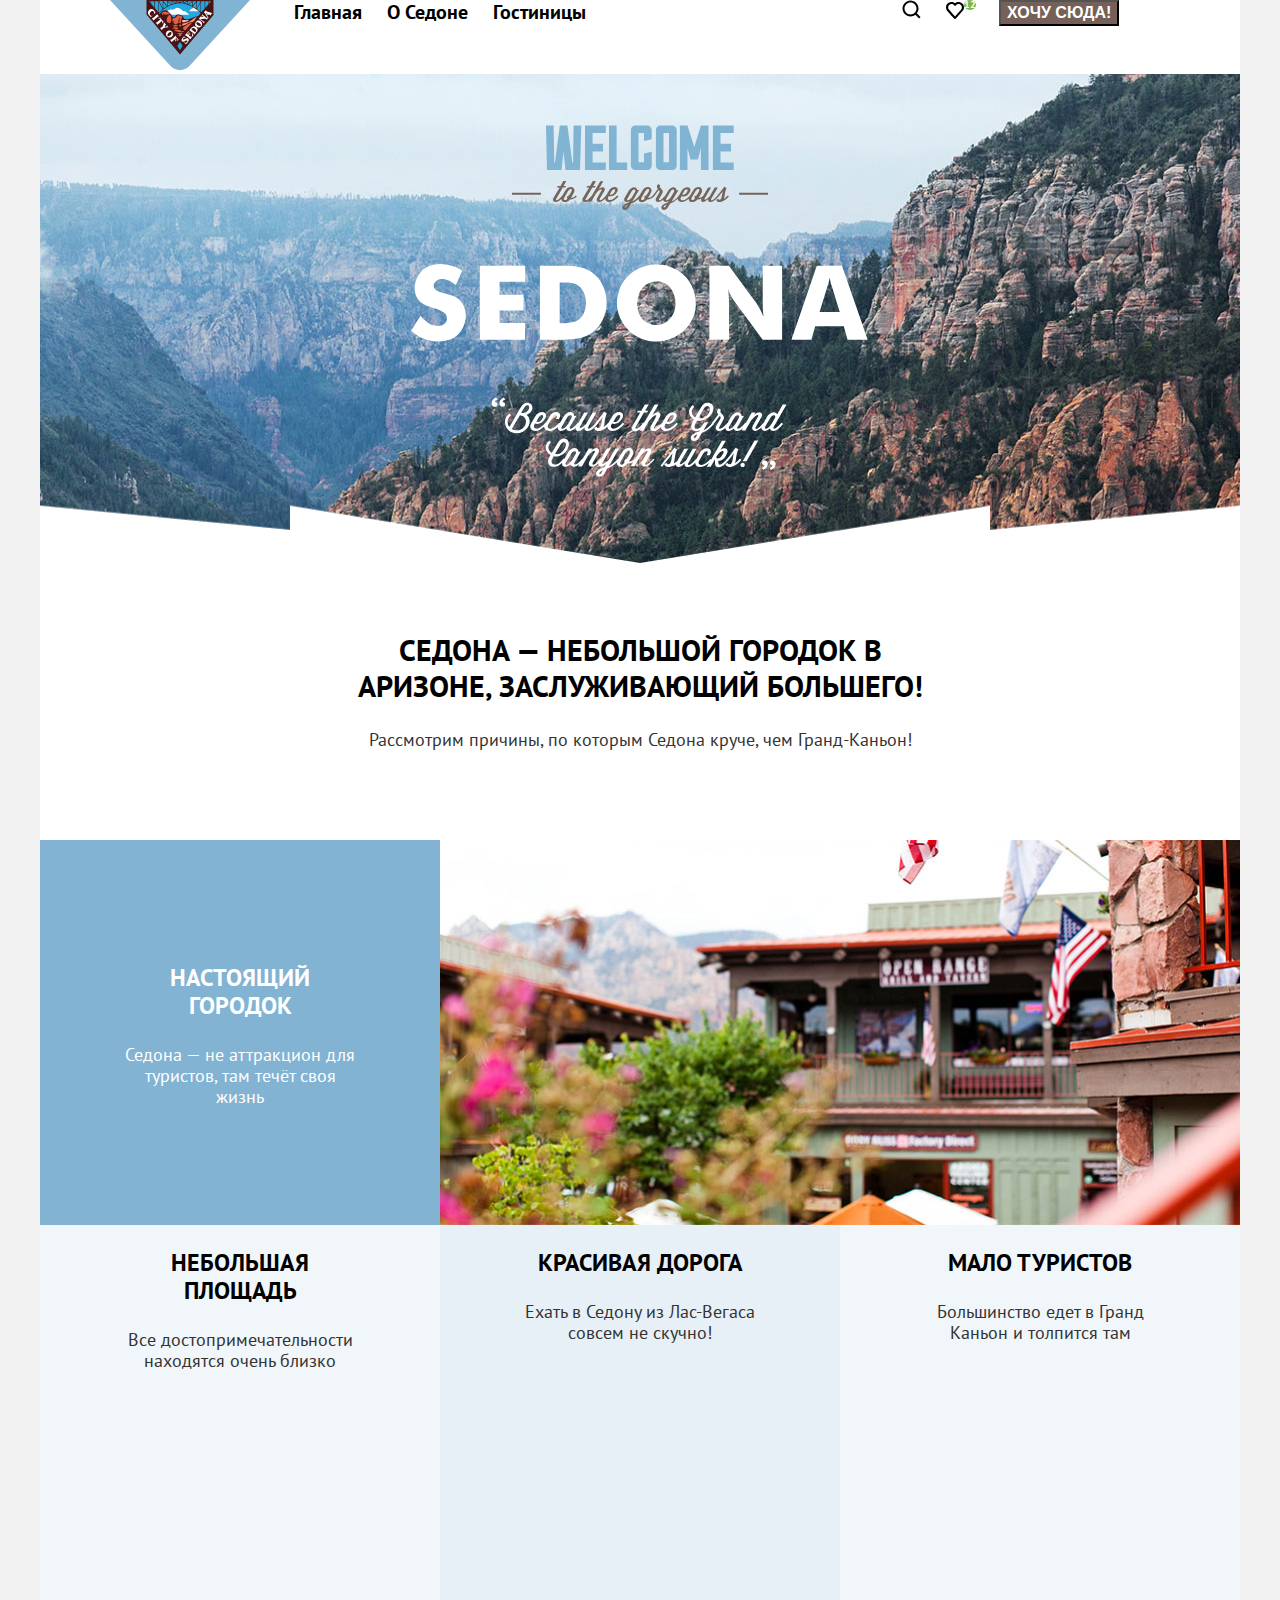
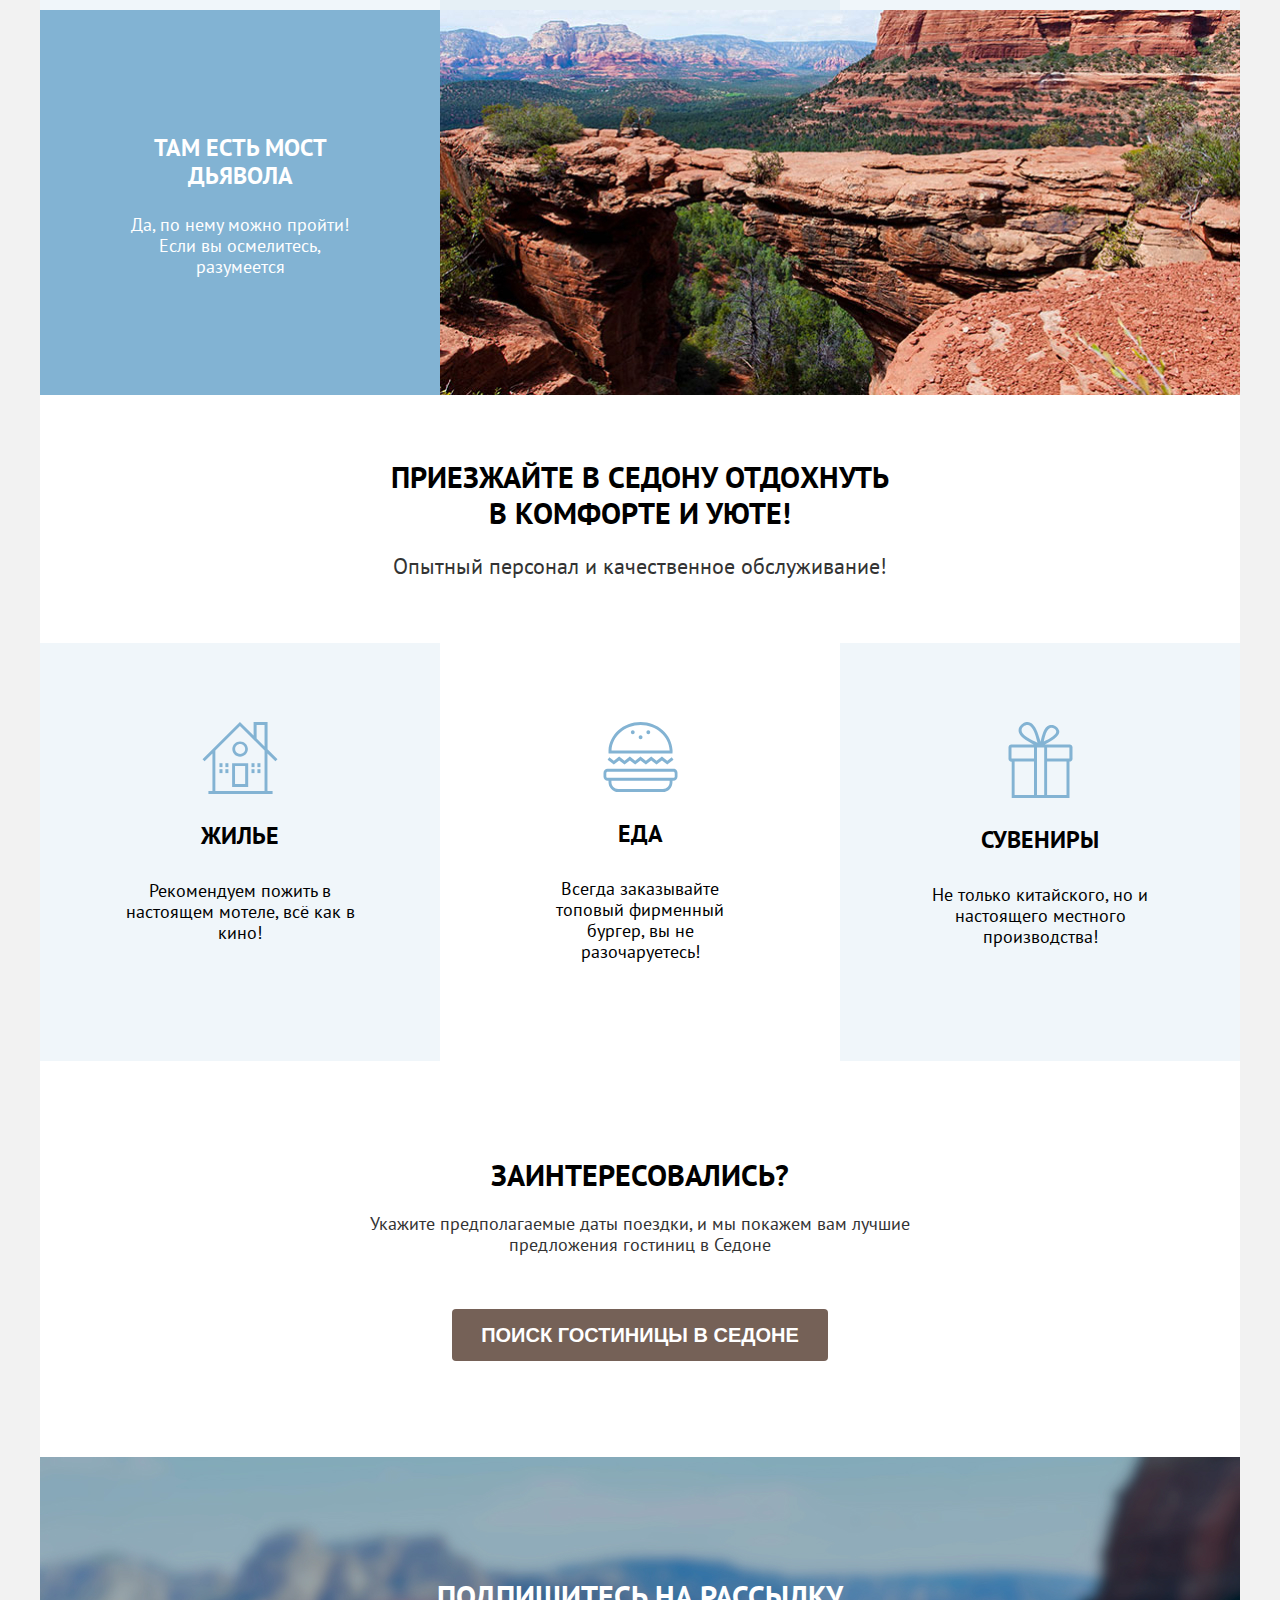
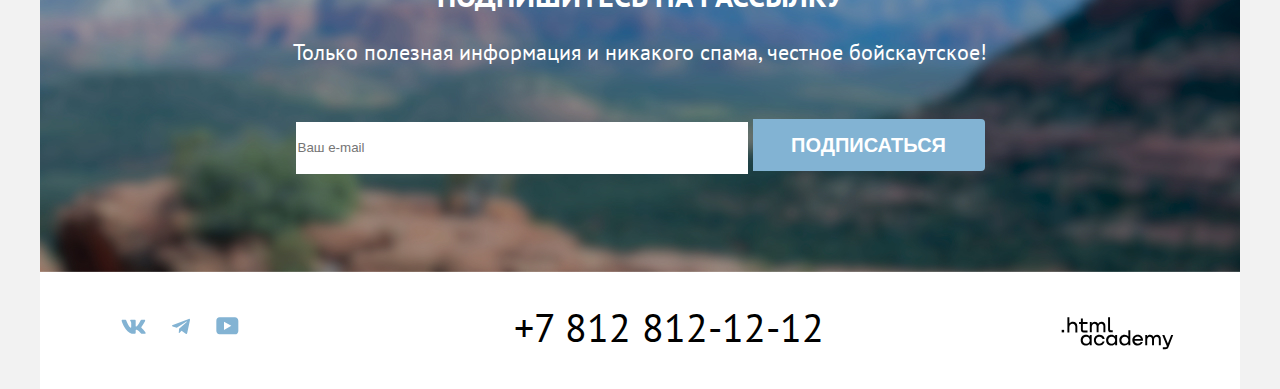
<file: index.html>
<!DOCTYPE html>
<html lang="ru">

  <head>
    <meta charset="utf-8">
    <meta name="viewport" content="width=device-width, initial-scale=1.0">
    <title>HTML Academy: Седона</title>
    <link rel="stylesheet" href="styles/styles.css">
  </head>

  <body>
    <div class="page-container">
    <header class="page-header">
      <nav class="navigation">
        <a class="logo">
          <span class="visually-hidden">Логотип города Седона</span>
          <img class="logo-image" src="images/logo.svg" width="140" height="70" alt="Логотип городка Седона.">
        </a>
        <ul class="navigation-list">
          <li class="navigation-item">
            <a class="navigation-link navigation-link-current" href="#">Главная</a>
          </li>
          <li class="navigation-item">
            <a class="navigation-link" href="#">О Седоне</a>
          </li>
          <li class="navigation-item">
            <a class="navigation-link" href="catalog.html">Гостиницы</a>
          </li>
        </ul>
        <ul class="navigation-list navigation-user">
          <li class="navigation-item">
            <a class="navigation-link" href="#">
              <svg width="19" height="19" viewBox="0 0 19 19" fill="none" xmlns="http://www.w3.org/2000/svg">
                <path
                  d="M18.5 17.0083L14.8 13.3287C15.8 12.0359 16.5 10.3453 16.5 8.4558C16.5 4.08011 12.9 0.5 8.5 0.5C4.1 0.5 0.5 4.17956 0.5 8.55525C0.5 12.9309 4.1 16.511 8.5 16.511C10.3 16.511 12 15.9144 13.4 14.8204L17.1 18.5L18.5 17.0083ZM8.5 14.5221C5.2 14.5221 2.5 11.837 2.5 8.55525C2.5 5.27348 5.2 2.5884 8.5 2.5884C11.8 2.5884 14.5 5.27348 14.5 8.55525C14.5 11.837 11.8 14.5221 8.5 14.5221Z"
                  fill="black" />
              </svg>
              <span class="visually-hidden">Поиск</span>
            </a>
          </li>
          <li class="navigation-item">
            <a class="navigation-link favorites" href="#">
              <svg width="18" height="17" viewBox="0 0 18 17" fill="none" xmlns="http://www.w3.org/2000/svg">
                <path
                  d="M8.9 17C8.6 17 8.3 16.9 8.1 16.6C2.7 10.5 1.4 9.1 1.1 8.7C0.4 7.8 0 6.6 0 5.4C0 2.4 2.4 0 5.5 0C6.8 0 8 0.5 9 1.3C10 0.5 11.3 0 12.5 0C15.5 0 18 2.4 18 5.4C18 6.7 17.5 7.9 16.7 8.8L9.7 16.7C9.5 16.9 9.3 17 8.9 17ZM2.9 7.5C3.2 7.9 6.4 11.5 9 14.4L15.2 7.4C15.7 6.9 15.9 6.2 15.9 5.4C15.9 3.6 14.4 2.1 12.6 2.1C11.6 2.1 10.6 2.6 9.9 3.4C9.6 3.7 9.3 3.8 9 3.8C8.7 3.8 8.4 3.6 8.2 3.4C7.5 2.6 6.5 2.1 5.5 2.1C3.7 2.1 2.2 3.6 2.2 5.4C2.1 6.3 2.5 7 2.9 7.5C2.8 7.5 2.8 7.5 2.9 7.5Z"
                  fill="black" />
              </svg>
              <span class="visually-hidden">Избранное</span>
              <span class="favorites-count">12</span>
            </a>
          </li>
          <li class="navigation-item">
            <button class="button button-hotel" type="button">Хочу сюда!</button>
          </li>
        </ul>
      </nav>
    </header>
    <main>
      <section class="hero">
        <h1 class="visually-hidden">Город Седона</h1>
        <img src="images/welcome.svg" width="458" height="352"
          alt="Добро пожаловать в великолепную Седону, потому что Грнад Каньон это отстой!">
      </section>
      <section class="advantages">
        <h2>Седона — небольшой городок в Аризоне, заслуживающий большего!</h2>
        <p class="reasons">Рассмотрим причины, по которым Седона круче, чем Гранд-Каньон!</p>
        <ul class="advantages-list">
          <li class="advantages-item">
            <div class="wrapper">
              <h3 class="advantages-title">Настоящий городок</h3>
              <p class="advantages-description">Седона — не аттракцион для туристов, там течёт своя жизнь</p>
            </div>
            <img src="images/photo-city.jpg" width="800" height="385" alt="Домики городка.">
          </li>
          <li class="advantages-item">
            <h3 class="advantages-title">Небольшая площадь</h3>
            <p class="advantages-description">Все достопримечательности находятся очень близко</p>
          </li>
          <li class="advantages-item">
            <h3 class="advantages-title">Красивая дорога</h3>
            <p class="advantages-description">Ехать в Седону из Лас-Вегаса совсем не скучно!</p>
          </li>
          <li class="advantages-item">
            <h3 class="advantages-title">Мало туристов</h3>
            <p class="advantages-description">Большинство едет в Гранд Каньон и толпится там</p>
          </li>
          <li class="advantages-item advantages-inverted">
            <img src="images/photo-bridge.jpg" width="800" height="385" alt="Мост дьявола">
            <div class="wrapper">
              <h3 class="advantages-title">Там есть мост дьявола</h3>
              <p class="advantages-description">Да, по нему можно пройти! Если вы осмелитесь, разумеется</p>
            </div>
          </li>
        </ul>
      </section>
      <section class="terms">
        <h2>Приезжайте в Седону отдохнуть в комфорте и уюте!</h2>
        <p class="terms-descr">Опытный персонал и качественное обслуживание!</p>
        <ul class="terms-list">
          <li class="terms-item">
            <span class="visually-hidden">иконка жилье</span>
            <svg width="76" height="72" viewBox="0 0 76 72" fill="none" xmlns="http://www.w3.org/2000/svg">
              <path d="M30.1185 65H46.1827V41.2H30.1185V65ZM33.0301 44.1H43.1707V62.1H33.0301V44.1Z" fill="#83B3D3" />
              <path
                d="M73.3916 39.3L75.5 37.2L65.5602 27.3V0H51.6044V13.6L37.9498 0L0.5 37.2L2.60843 39.3L10.4398 31.5V69.1H6.42369V72H70.5803V69.1H65.4598V31.5L73.3916 39.3ZM62.5482 69.1H13.3514V28.5L37.9498 4.1L62.5482 28.5V69.1ZM62.5482 24.4L54.6165 16.5V2.9H62.5482V24.4Z"
                fill="#83B3D3" />
              <path
                d="M30.3193 27.1C30.3193 31.4 33.8333 34.8 38.0502 34.8C42.3675 34.8 45.8815 31.3 45.8815 27.1C45.8815 22.8 42.3675 19.4 38.0502 19.4C33.8333 19.4 30.3193 22.8 30.3193 27.1ZM38.1506 22.1C40.8614 22.1 43.1707 24.3 43.1707 27C43.1707 29.7 40.9618 31.9 38.1506 31.9C35.4398 31.9 33.1305 29.7 33.1305 27C33.1305 24.3 35.3394 22.1 38.1506 22.1Z"
                fill="#83B3D3" />
              <path d="M20.4799 41.2H17.4679V45.1H20.4799V41.2Z" fill="#83B3D3" />
              <path d="M26.4036 41.2H23.3916V45.1H26.4036V41.2Z" fill="#83B3D3" />
              <path d="M20.4799 47.2H17.4679V51.1H20.4799V47.2Z" fill="#83B3D3" />
              <path d="M26.4036 47.2H23.3916V51.1H26.4036V47.2Z" fill="#83B3D3" />
              <path d="M52.508 41.2H49.496V45.1H52.508V41.2Z" fill="#83B3D3" />
              <path d="M58.4317 41.2H55.4197V45.1H58.4317V41.2Z" fill="#83B3D3" />
              <path d="M52.508 47.2H49.496V51.1H52.508V47.2Z" fill="#83B3D3" />
              <path d="M58.4317 47.2H55.4197V51.1H58.4317V47.2Z" fill="#83B3D3" />
            </svg>
            <h3 class="terms-title">Жилье</h3>
            <p>Рекомендуем пожить в настоящем мотеле, всё как в кино!</p>
          </li>
          <li class="terms-item">
            <svg width="75" height="70" viewBox="0 0 75 70" fill="none" xmlns="http://www.w3.org/2000/svg">
              <path
                d="M70.5757 46.7H4.6103C2.30452 46.7 0.5 48.6 0.5 51V54.5C0.5 56.9 2.40477 58.8 4.6103 58.8H5.51257V59.9C5.51257 65.4 9.82337 70 15.1367 70H59.8488C65.1621 70 69.4729 65.5 69.4729 59.9V58.8H70.3752C72.681 58.8 74.4855 56.9 74.4855 54.5V51C74.686 48.7 72.7812 46.7 70.5757 46.7ZM66.6659 59.9C66.6659 63.8 63.6583 66.9 59.949 66.9H15.1367C11.4274 66.9 8.41985 63.7 8.41985 59.9V58.8H66.6659V59.9ZM71.7787 54.5C71.7787 55.2 71.1772 55.8 70.5757 55.8H4.51005C3.80829 55.8 3.30704 55.2 3.30704 54.5V51C3.30704 50.3 3.90855 49.7 4.51005 49.7H70.4754C71.1772 49.7 71.6784 50.3 71.6784 51C71.7787 51 71.7787 54.5 71.7787 54.5Z"
                fill="#83B3D3" />
              <path
                d="M16.1392 38.4L21.5528 42.5L26.8661 38.4L32.1794 42.5L37.4927 38.4L42.9063 42.5L48.2196 38.4L53.5329 42.5L58.9465 38.4L64.2598 42.5L70.4754 37.8L68.7711 35.3L64.2598 38.7L58.9465 34.6L53.5329 38.7L48.2196 34.6L42.9063 38.7L37.4927 34.6L32.1794 38.7L26.8661 34.6L21.5528 38.7L16.1392 34.6L10.8259 38.7L6.31458 35.3L4.6103 37.8L10.8259 42.5L16.1392 38.4Z"
                fill="#83B3D3" />
              <path
                d="M8.52011 31.5H69.4729C69.4729 30.9 69.5732 30.3 69.5732 29.6C69.5732 29.2 69.5732 28.8 69.5732 28.4C68.8714 12.7 54.8362 0 37.593 0C20.2495 0 6.21432 12.7 5.51257 28.5C5.51257 28.9 5.51257 29.3 5.51257 29.7C5.51257 30.3 5.50815 30.9 5.6084 31.5H8.52011ZM37.593 3C53.2322 3 66.0644 14.3 66.6659 28.5H8.52011C9.12161 14.4 21.9538 3 37.593 3Z"
                fill="#83B3D3" />
              <path
                d="M37.593 17.3C38.645 17.3 39.4978 16.4046 39.4978 15.3C39.4978 14.1954 38.645 13.3 37.593 13.3C36.541 13.3 35.6882 14.1954 35.6882 15.3C35.6882 16.4046 36.541 17.3 37.593 17.3Z"
                fill="#83B3D3" />
              <path
                d="M29.7734 12.2C30.8254 12.2 31.6782 11.3046 31.6782 10.2C31.6782 9.09543 30.8254 8.2 29.7734 8.2C28.7214 8.2 27.8686 9.09543 27.8686 10.2C27.8686 11.3046 28.7214 12.2 29.7734 12.2Z"
                fill="#83B3D3" />
              <path
                d="M45.3123 12.2C46.3643 12.2 47.2171 11.3046 47.2171 10.2C47.2171 9.09543 46.3643 8.2 45.3123 8.2C44.2604 8.2 43.4076 9.09543 43.4076 10.2C43.4076 11.3046 44.2604 12.2 45.3123 12.2Z"
                fill="#83B3D3" />
            </svg>
            <span class="visually-hidden">иконка еда</span>
            <h3 class="terms-title">Еда</h3>
            <p>Всегда заказывайте топовый фирменный бургер, вы не разочаруетесь!</p>
          </li>
          <li class="terms-item">
            <svg width="65" height="76" viewBox="0 0 65 76" fill="none" xmlns="http://www.w3.org/2000/svg">
              <path
                d="M61.6 22.4625H61.5H36.8C50.6 15.5576 51.7 11.1546 51.2 8.75288C50 4.75007 45.5 1.74797 41.2 3.34909C35.6 5.45056 34.1 13.7564 32.6 19.7606C30.6 13.6563 28.8 5.95091 24.4 2.04818C23.1 0.947407 21.3 -0.253434 18.6 0.0467764C14.6 0.447057 8.8 5.45056 11.1 11.0545C13.4 16.4583 20.8 19.8607 25.7 22.5626H3.7H3.4C1.8 22.5626 0.5 23.8635 0.5 25.4646V36.7725C0.5 38.3736 1.8 39.6745 3.4 39.6745H3.7V72.9979V75.3996V76H61.5V75.4996V72.9979V39.5745H61.6C63.2 39.5745 64.5 38.2736 64.5 36.6724V25.3645C64.5 23.7634 63.2 22.4625 61.6 22.4625ZM42.9 5.85084C45 5.55063 47.9 7.15176 48.2 9.05309C48.6 11.8551 44.8 14.3568 43.1 15.4576C40.6 17.1588 38.2 18.0594 35.8 19.5604C36.7 15.8579 38.3 6.55133 42.9 5.85084ZM20 15.8579C17.8 14.3568 13.5 11.4548 13.6 8.05239C13.7 4.44986 19.3 1.44776 22.4 4.14965C26.3 7.55203 28.1 15.2574 29.5 20.7613C26.3 19.2602 23.2 17.9593 20 15.8579ZM26 72.9979H6.6V39.5745H26V72.9979ZM26 36.4723H3.5V25.4646H26V36.4723ZM36.2 36.4723V39.4744V72.9979H29V39.5745V36.5724V25.5647H36.2V36.4723ZM58.5 72.9979H39.1V39.5745H58.5V72.9979ZM61.4 36.4723H39.1V25.4646H61.4V36.4723Z"
                fill="#83B3D3" />
            </svg>
            <span class="visually-hidden">иконка сувениры</span>
            <h3 class="terms-title">Сувениры</h3>
            <p>Не только китайского, но и настоящего местного производства!</p>
          </li>
        </ul>
      </section>
      <section class="search">
        <h2>Заинтересовались?</h2>
        <p>Укажите предполагаемые даты поездки, и мы покажем вам лучшие предложения гостиниц в Седоне</p>
        <button class="button button-search-hotel" type="button">Поиск гостиницы в Седоне</button>
      </section>
      <section class="subscribe subscribe-main">
        <h2 class="subscribe-title">Подпишитесь на рассылку</h2>
        <p class="subscribe-descr">Только полезная информация и никакого спама, честное бойскаутское!</p>
        <form class="subscribe-form" action="https://echo.htmlacademy.ru/" method="post">
          <label for="subscribe-email">
            <input class="field" placeholder="Ваш e-mail" type="email" name="subscribe-email" id="subscribe-email"
              required>
          </label>
          <button class="button subscribe-button" type="submit">Подписаться</button>
        </form>
      </section>
    </main>
    <footer class="page-footer">
      <h2 class="visually-hidden">Контакты</h2>
      <ul class="footer-social-list">
        <li class="footer-social-item">
          <a class="button" href="#">
            <svg width="25" height="15" viewBox="0 0 25 15" fill="none" xmlns="http://www.w3.org/2000/svg">
              <path fill-rule="evenodd" clip-rule="evenodd"
                d="M24.1164 1.80445C24.2824 1.25845 24.1164 0.856445 23.3214 0.856445H20.6964C20.0284 0.856445 19.7204 1.20345 19.5534 1.58645C19.5534 1.58645 18.2184 4.78245 16.3274 6.85845C15.7154 7.46045 15.4374 7.65145 15.1034 7.65145C14.9364 7.65145 14.6854 7.46045 14.6854 6.91345V1.80445C14.6854 1.14845 14.5014 0.856445 13.9454 0.856445H9.81738C9.40038 0.856445 9.14938 1.16045 9.14938 1.44945C9.14938 2.07045 10.0954 2.21445 10.1924 3.96245V7.76045C10.1924 8.59345 10.0394 8.74444 9.70538 8.74444C8.81538 8.74444 6.65038 5.53345 5.36538 1.85945C5.11638 1.14445 4.86438 0.856445 4.19338 0.856445H1.56638C0.816382 0.856445 0.666382 1.20345 0.666382 1.58645C0.666382 2.26845 1.55638 5.65645 4.81138 10.1374C6.98138 13.1974 10.0364 14.8564 12.8194 14.8564C14.4884 14.8564 14.6944 14.4884 14.6944 13.8534V11.5404C14.6944 10.8034 14.8524 10.6564 15.3814 10.6564C15.7714 10.6564 16.4384 10.8484 17.9964 12.3234C19.7764 14.0724 20.0694 14.8564 21.0714 14.8564H23.6964C24.4464 14.8564 24.8224 14.4884 24.6064 13.7604C24.3684 13.0364 23.5184 11.9854 22.3914 10.7384C21.7794 10.0284 20.8614 9.26345 20.5824 8.88045C20.1934 8.38945 20.3044 8.17044 20.5824 7.73345C20.5824 7.73345 23.7824 3.30745 24.1154 1.80445H24.1164Z"
                fill="#83B3D3" />
            </svg>
          </a>
        </li>
        <li class="footer-social-item">
          <a class="button" href="#">
            <svg width="18" height="16" viewBox="0 0 18 16" fill="none" xmlns="http://www.w3.org/2000/svg">
              <path
                d="M16.785 0.955705L0.840489 7.1042C-0.247661 7.54126 -0.241365 8.14828 0.640845 8.41897L4.73445 9.69597L14.2058 3.72014C14.6537 3.44766 15.0629 3.59424 14.7265 3.89281L7.05283 10.8183H7.05103L7.05283 10.8192L6.77045 15.0387C7.18413 15.0387 7.36669 14.8489 7.59871 14.625L9.58705 12.6915L13.7229 15.7464C14.4855 16.1664 15.0332 15.9506 15.2229 15.0405L17.9379 2.2453C18.2158 1.13107 17.5126 0.626562 16.785 0.955705Z"
                fill="#83B3D3" />
            </svg>
          </a>
        </li>
        <li class="footer-social-item">
          <a class="button" href="#">
            <svg width="23" height="18" viewBox="0 0 23 18" fill="none" xmlns="http://www.w3.org/2000/svg">
              <path
                d="M18.9402 0.356445H3.50738C1.64668 0.356445 0.333252 1.9502 0.333252 3.75645V13.8502C0.333252 15.7627 1.64668 17.3564 3.50738 17.3564H19.1591C20.8009 17.3564 22.3333 15.7627 22.3333 13.9564V3.75645C22.1143 1.9502 20.8009 0.356445 18.9402 0.356445ZM7.99494 12.8939V4.81894L15.3283 8.85645L7.99494 12.8939Z"
                fill="#83B3D3" />
            </svg>
          </a>
        </li>
      </ul>
      <a class="footer-contacts-phone" href="tel:+78128121212">+7 812 812-12-12</a>
      <a class="htmlacademy-link" href="https://htmlacademy.ru/">
        <img src="images/htmlacademy.svg" width="115" height="33" alt="Логотип HTML Academy">
      </a>
    </footer>
    </div>
  </body>

</html>
</file>
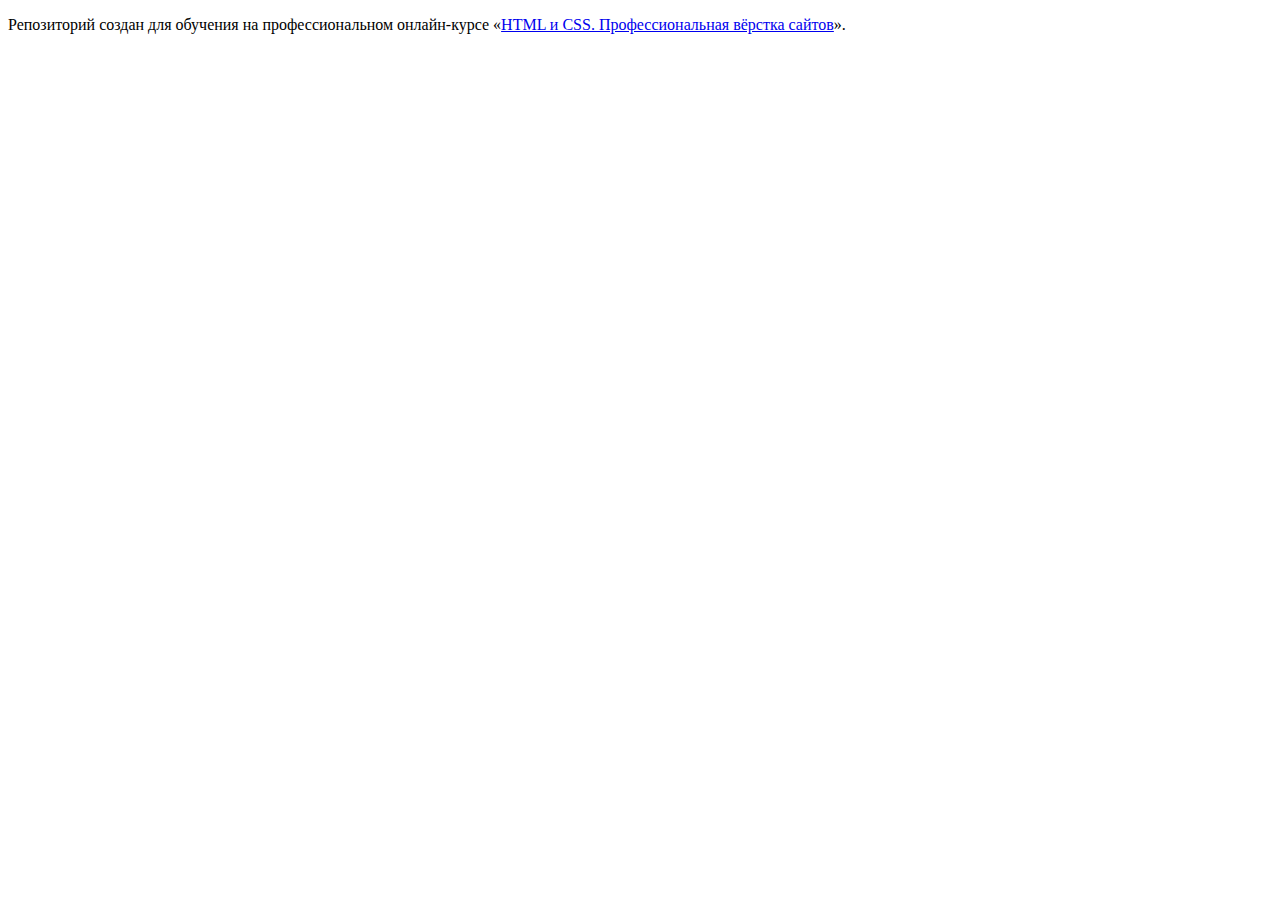
<file: 1/index.html>
<!DOCTYPE html>
<html lang="ru">
  <head>
    <meta charset="utf-8">
    <title>HTML Academy: Седона</title>
    <base href="https://htmlacademy-htmlcss.github.io/2328801-sedona-37/1/">
</head>
  <body>

    <p>Репозиторий создан для обучения на профессиональном онлайн‑курсе «<a href="https://htmlacademy.ru/intensive/htmlcss">HTML и CSS. Профессиональная вёрстка сайтов</a>».</p>

  </body>
</html>
</file>
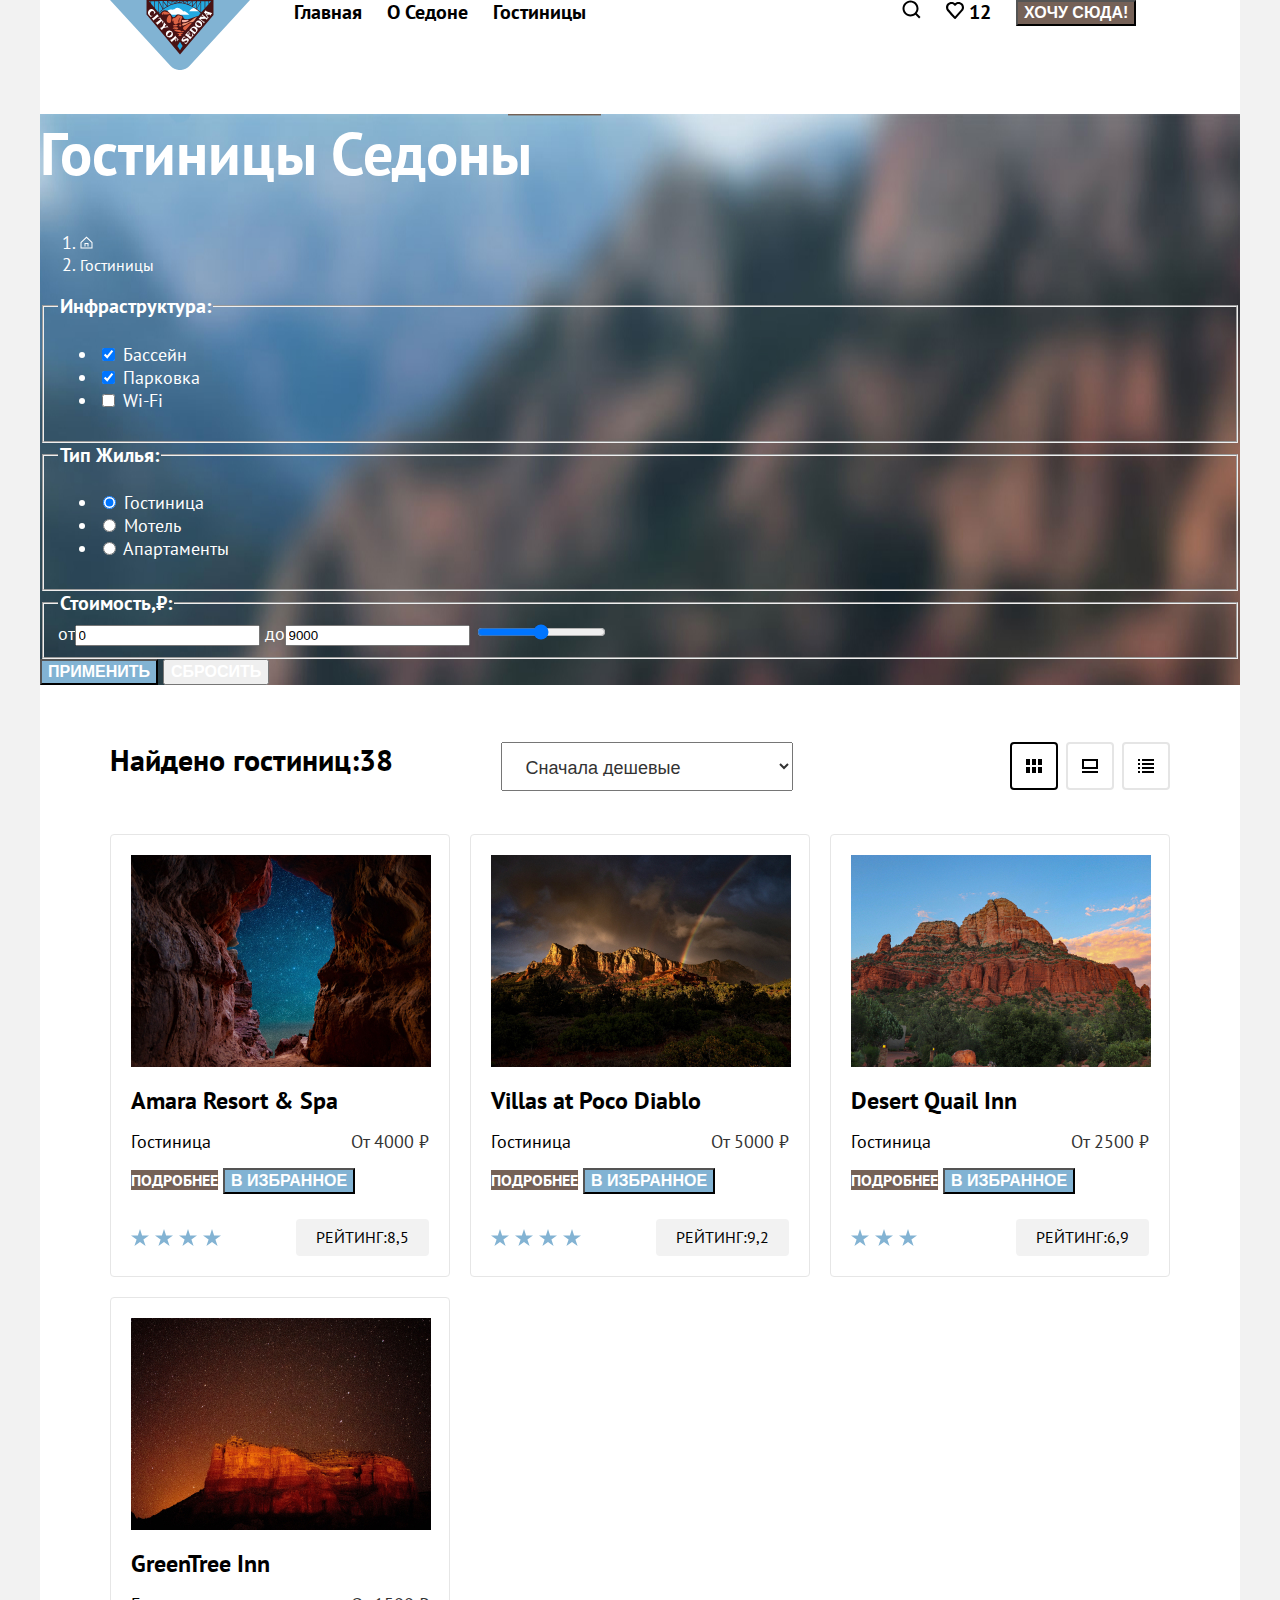
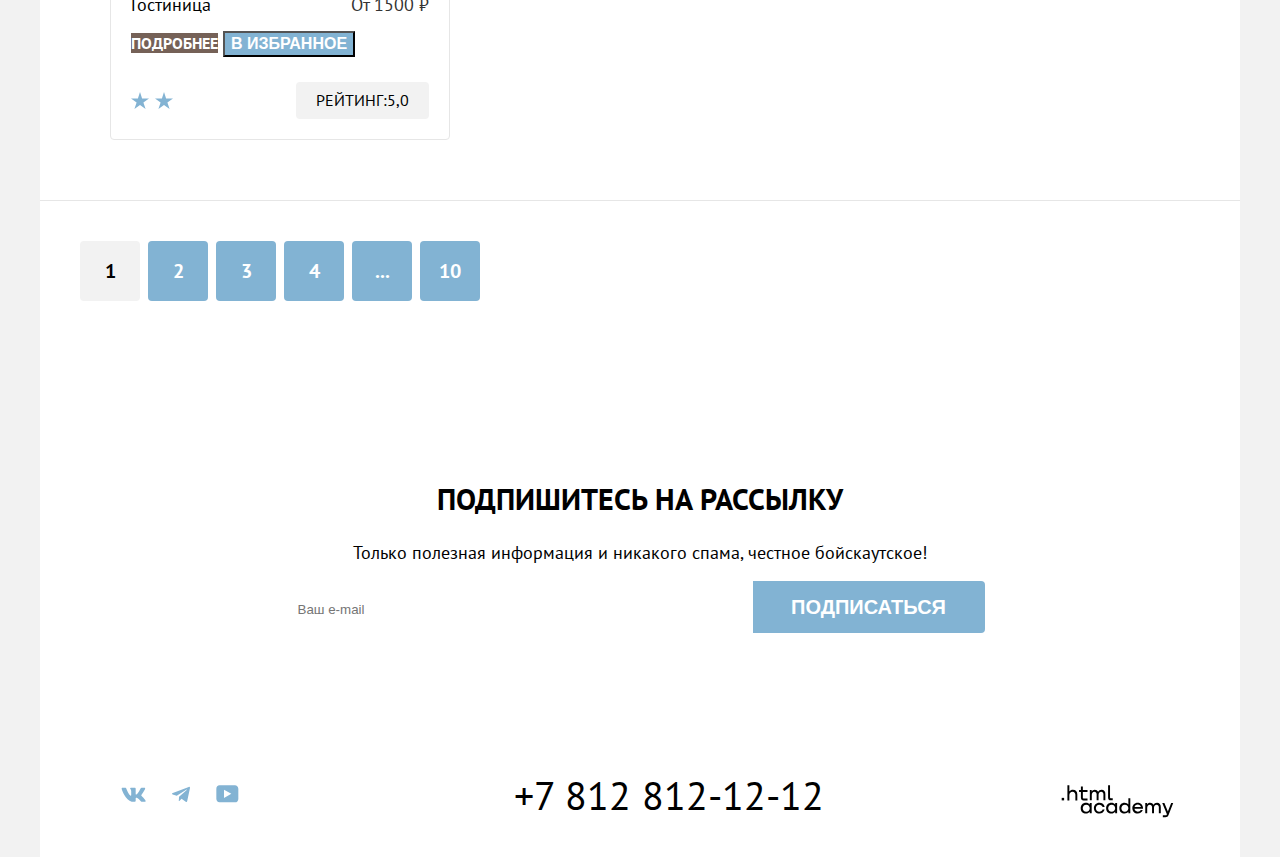
<file: catalog.html>
<!DOCTYPE html>
<html lang="ru">

  <head>
    <meta charset="utf-8">
    <title>Каталог</title>
    <link rel="stylesheet" href="styles/styles.css">
  </head>

  <body>
    <div class="page-container">
    <header class="page-header">
      <nav class="navigation">
        <a class="logo" href="index.html">
          <span class="visually-hidden">Логотип городка Седона</span>
          <img class="logo-image" src="images/logo.svg" width="140" height="70" alt="Логотип городка Седона.">
        </a>
        <ul class="navigation-list">
          <li class="navigation-item">
            <a class="navigation-link" href="index.html">Главная</a>
          </li>
          <li class="navigation-item">
            <a class="navigation-link" href="#">О Седоне</a>
          </li>
          <li class="navigation-item">
            <a class="navigation-link navigation-link-current" href="catalog.html">Гостиницы</a>
          </li>
        </ul>
        <ul class="navigation-list navigation-user">
          <li class="navigation-item">
            <a class="navigation-link" href="#">
              <svg width="19" height="19" viewBox="0 0 19 19" fill="none" xmlns="http://www.w3.org/2000/svg">
                <path
                  d="M18.5 17.0083L14.8 13.3287C15.8 12.0359 16.5 10.3453 16.5 8.4558C16.5 4.08011 12.9 0.5 8.5 0.5C4.1 0.5 0.5 4.17956 0.5 8.55525C0.5 12.9309 4.1 16.511 8.5 16.511C10.3 16.511 12 15.9144 13.4 14.8204L17.1 18.5L18.5 17.0083ZM8.5 14.5221C5.2 14.5221 2.5 11.837 2.5 8.55525C2.5 5.27348 5.2 2.5884 8.5 2.5884C11.8 2.5884 14.5 5.27348 14.5 8.55525C14.5 11.837 11.8 14.5221 8.5 14.5221Z"
                  fill="black" />
              </svg>
              <span class="visually-hidden">Поиск</span>
            </a>
          </li>
          <li class="navigation-item">
            <a class="navigation-link" href="#">
              <svg width="18" height="17" viewBox="0 0 18 17" fill="none" xmlns="http://www.w3.org/2000/svg">
                <path
                  d="M8.9 17C8.6 17 8.3 16.9 8.1 16.6C2.7 10.5 1.4 9.1 1.1 8.7C0.4 7.8 0 6.6 0 5.4C0 2.4 2.4 0 5.5 0C6.8 0 8 0.5 9 1.3C10 0.5 11.3 0 12.5 0C15.5 0 18 2.4 18 5.4C18 6.7 17.5 7.9 16.7 8.8L9.7 16.7C9.5 16.9 9.3 17 8.9 17ZM2.9 7.5C3.2 7.9 6.4 11.5 9 14.4L15.2 7.4C15.7 6.9 15.9 6.2 15.9 5.4C15.9 3.6 14.4 2.1 12.6 2.1C11.6 2.1 10.6 2.6 9.9 3.4C9.6 3.7 9.3 3.8 9 3.8C8.7 3.8 8.4 3.6 8.2 3.4C7.5 2.6 6.5 2.1 5.5 2.1C3.7 2.1 2.2 3.6 2.2 5.4C2.1 6.3 2.5 7 2.9 7.5C2.8 7.5 2.8 7.5 2.9 7.5Z"
                  fill="black" />
              </svg>
              <span class="visually-hidden">Избранное</span>
              <span class="favorite-count">12</span>
            </a>
          </li>
          <li class="navigation-item">
            <button class="button button-hotel" type="button">Хочу сюда!</button>
          </li>
        </ul>
      </nav>
    </header>
    <main>
      <section class="catalog-hotels">
        <h1 class="catalog-hotels-title">Гостиницы Седоны</h1>
        <ol class="breadcrumbs">
          <li class="breadcrumbs-item">
            <a class="breadcrumbs-link" href="index.html">
              <svg width="13" height="13" viewBox="0 0 13 13" fill="none" xmlns="http://www.w3.org/2000/svg">
                <path
                  d="M6.5 0.5L0.5 6.30006V12.5001H12.5V6.30006L6.5 0.5ZM11.5 11.5001H1.5V6.70005L6.5 1.9L11.5 6.70005V11.5001Z"
                  fill="white" />
                <path d="M4.5 10.5001H5.5V8.00005H7.5V10.5001H8.5V7.00005H4.5V10.5001Z" fill="white" />
              </svg>
              <span class="visually-hidden">
                Главная
              </span>
            </a>
          </li>
          <li class="breadcrumbs-item">
            <a class="breadcrumbs-link">Гостиницы</a>
          </li>
        </ol>
        <form class="catalog-filter" action="https://echo.htmlacademy.ru/" method="post">
          <fieldset class="catalog-filter-group">
            <legend class="catalog-filter-title">Инфраструктура:</legend>
            <ul class="catalog-filter-list">
              <li class="catalog-filter-item">
                <label class="control" for="pool">
                  <input class="control-input" type="checkbox" name="pool" checked>
                  Бассейн
                </label>
              </li>
              <li class="catalog-filter-item">
                <label class="control" for="parking">
                  <input class="control-input" type="checkbox" name="parking" checked>
                  Парковка
                </label>
              </li>
              <li class="catalog-filter-item">
                <label class="control" for="wi-fi">
                  <input class="control-input" type="checkbox" name="wi-fi">
                  Wi-Fi
                </label>
              </li>
            </ul>
          </fieldset>
          <fieldset class="catalog-filter-group">
            <legend class="catalog-filter-title">Тип Жилья:</legend>
            <ul class="catalog-filter-list">
              <li class="catalog-filter-item">
                <label class="control">
                  <input class="control-input" type="radio" name="type-accommodation" value="hotel" checked>
                  Гостиница
                </label>
              </li>
              <li class="catalog-filter-item">
                <label class="control">
                  <input class="control-input" type="radio" name="type-accommodation" value="motel">
                  Мотель
                </label>
              </li>
              <li class="catalog-filter-item">
                <label class="control">
                  <input class="control-input" type="radio" name="type-accommodation" value="apartments">
                  Апартаменты
                </label>
              </li>
            </ul>
          </fieldset>
          <fieldset>
            <legend class="catalog-filter-title">Стоимость,<span>₽:</span></legend>
            <label>от<input type="text" value="0"></label>
            <label>до<input type="text" value="9000"></label>
            <input type="range" id="volume" name="volume">
          </fieldset>
          <button class="button-submit" type="submit">Применить</button>
          <button class="button-reset" type="reset">Сбросить</button>
        </form>
      </section>
      <section class="hotels">
        <h2 class="visually-hidden">Гоcтиницы Седоны</h2>
        <div class="hotels-top">
        <p class="result">Найдено гостиниц:38</p>
        <select class="select-control" aria-label="Сортировка">
          <option value="popular">Сначала дешевые</option>
          <option value="popular">Сначала дорогие</option>
        </select>
        <ul class="display-mode">
          <li class="display-mode-item">
            <a href="#" class="view-button button-card button-active">
              <span class="visually-hidden">Показать карточки</span>
            </a>
          </li>
          <li class="display-mode-item">
            <a href="#" class="view-button button-desktop">
              <span class="visually-hidden">На весь экран</span>
            </a>
          </li>
          <li class="display-mode-item">
            <a class="view-button button-list" href="#">
              <span class="visually-hidden">Показать список</span>
            </a>
          </li>
        </ul>
        </div>

        <ul class="hotel-list">
          <li class="hotel-card">
            <img class="hotel-card-image" src="images/hotel-amara.jpg" width="300" height="212" alt="Amara Resort & Spa.">
            <h3 class="hotel-card-title">Amara Resort & Spa</h3>
            <div class="block-price">
            <span>Гостиница</span>
            <span class="hotel-card-price"> От 4000 ₽</span>
            </div>
            <div class="block-button">
            <a class="hotel-card-button button" href="#">Подробнее</a>
            <button class="button favorites-button" type="button">В избранное</button>
            </div>
            <div class="block-rating">
            <p class="stars star-four"> <span class="visually-hidden">4 звезды</span></p>
            <span class="raiting-item">Рейтинг:8,5</span>
            </div>
          </li>
          <li class="hotel-card">
            <img class="hotel-card-image" src="images/hotel-villas.jpg" width="300" height="212" alt="Villas at Poco Diablo.">
            <h3 class="hotel-card-title">Villas at Poco Diablo</h3>
            <div class="block-price">
            <span>Гостиница</span>
            <span class="hotel-card-price">От 5000 ₽</span>
            </div>
            <div class="block-button">
            <a class="hotel-card-button button" href="#">Подробнее</a>
            <button class="button favorites-button" type="button">В избранное</button>
            </div>
            <div class="block-rating">
            <p class="stars star-four"> <span class="visually-hidden">4 звезды</span></p>
            <span class="raiting-item">Рейтинг:9,2</span>
            </div>
          </li>
          <li class="hotel-card">
            <img class="hotel-card-image" src="images/hotel-desert.jpg" width="300" height="212" alt="Desert Quail Inn.">
            <h3 class="hotel-card-title">Desert Quail Inn</h3>
            <div class="block-price">
            <span>Гостиница</span>
            <span class="hotel-card-price"> От 2500 ₽</span>
            </div>
            <div class="block-button">
            <a class="hotel-card-button button" href="#">Подробнее</a>
            <button class="button favorites-button" type="button">В избранное</button>
            </div>
            <div class="block-rating">
            <p class="stars star-three"> <span class="visually-hidden">3 звезды</span></p>
            <span class="raiting-item">Рейтинг:6,9</span>
            </div>
          </li>
          <li class="hotel-card">
            <img class="hotel-card-image" src="images/hotel-green.jpg" width="300" height="212" alt="GreenTree Inn.">
            <h3 class="hotel-card-title">GreenTree Inn</h3>
            <div class="block-price">
            <span>Гостиница</span>
            <span class="hotel-card-price">От 1500 ₽</span>
            </div>
            <div class="block-button">
            <a class="hotel-card-button button" href="#">Подробнее</a>
            <button class="button favorites-button" type="button">В избранное</button>
            </div>
            <div class="block-rating">
            <p class="stars star-two"> <span class="visually-hidden">2 звезды</span></p>
            <span class="raiting-item">Рейтинг:5,0</span>
            </div>
          </li>
        </ul>
        <ul class="pagination">
          <li class="pagination-item">
            <a class="pagination-link pagination-current">1</a>
          </li>
          <li class="pagination-item">
            <a class="pagination-link" href="#">2</a>
          </li>
          <li class="pagination-item">
            <a class="pagination-link" href="#">3</a>
          </li>
          <li class="pagination-item">
            <a class="pagination-link" href="#">4</a>
          </li>
          <li class="pagination-item">
            <a class="pagination-link" href="#">...</a>
          </li>
          <li class="pagination-item">
            <a class="pagination-link" href="#">10</a>
          </li>
        </ul>
      </section>
      <section class="subscribe">
        <h2 class="subscribe-title">Подпишитесь на рассылку</h2>
        <p>Только полезная информация и никакого спама, честное бойскаутское!</p>
        <form class="subscribe-form" action="https://echo.htmlacademy.ru/" method="post">
          <label for="subscribe-email">
            <input class="field" placeholder="Ваш e-mail" type="email" name="subscribe-email" id="subscribe-email"
              required>
          </label>
          <button class="button subscribe-button" type="submit">Подписаться</button>
        </form>
      </section>
    </main>
    <footer class="page-footer">
      <h2 class="visually-hidden">Контакты</h2>
      <ul class="footer-social-list">
        <li class="footer-social-item">
          <a class="button" href="#">
            <svg width="25" height="15" viewBox="0 0 25 15" fill="none" xmlns="http://www.w3.org/2000/svg">
              <path fill-rule="evenodd" clip-rule="evenodd"
                d="M24.1164 1.80445C24.2824 1.25845 24.1164 0.856445 23.3214 0.856445H20.6964C20.0284 0.856445 19.7204 1.20345 19.5534 1.58645C19.5534 1.58645 18.2184 4.78245 16.3274 6.85845C15.7154 7.46045 15.4374 7.65145 15.1034 7.65145C14.9364 7.65145 14.6854 7.46045 14.6854 6.91345V1.80445C14.6854 1.14845 14.5014 0.856445 13.9454 0.856445H9.81738C9.40038 0.856445 9.14938 1.16045 9.14938 1.44945C9.14938 2.07045 10.0954 2.21445 10.1924 3.96245V7.76045C10.1924 8.59345 10.0394 8.74444 9.70538 8.74444C8.81538 8.74444 6.65038 5.53345 5.36538 1.85945C5.11638 1.14445 4.86438 0.856445 4.19338 0.856445H1.56638C0.816382 0.856445 0.666382 1.20345 0.666382 1.58645C0.666382 2.26845 1.55638 5.65645 4.81138 10.1374C6.98138 13.1974 10.0364 14.8564 12.8194 14.8564C14.4884 14.8564 14.6944 14.4884 14.6944 13.8534V11.5404C14.6944 10.8034 14.8524 10.6564 15.3814 10.6564C15.7714 10.6564 16.4384 10.8484 17.9964 12.3234C19.7764 14.0724 20.0694 14.8564 21.0714 14.8564H23.6964C24.4464 14.8564 24.8224 14.4884 24.6064 13.7604C24.3684 13.0364 23.5184 11.9854 22.3914 10.7384C21.7794 10.0284 20.8614 9.26345 20.5824 8.88045C20.1934 8.38945 20.3044 8.17044 20.5824 7.73345C20.5824 7.73345 23.7824 3.30745 24.1154 1.80445H24.1164Z"
                fill="#83B3D3" />
            </svg>
          </a>
        </li>
        <li class="footer-social-item">
          <a class="button" href="#">
            <svg width="18" height="16" viewBox="0 0 18 16" fill="none" xmlns="http://www.w3.org/2000/svg">
              <path
                d="M16.785 0.955705L0.840489 7.1042C-0.247661 7.54126 -0.241365 8.14828 0.640845 8.41897L4.73445 9.69597L14.2058 3.72014C14.6537 3.44766 15.0629 3.59424 14.7265 3.89281L7.05283 10.8183H7.05103L7.05283 10.8192L6.77045 15.0387C7.18413 15.0387 7.36669 14.8489 7.59871 14.625L9.58705 12.6915L13.7229 15.7464C14.4855 16.1664 15.0332 15.9506 15.2229 15.0405L17.9379 2.2453C18.2158 1.13107 17.5126 0.626562 16.785 0.955705Z"
                fill="#83B3D3" />
            </svg>
          </a>
        </li>
        <li class="footer-social-item">
          <a class="button" href="#">
            <svg width="23" height="18" viewBox="0 0 23 18" fill="none" xmlns="http://www.w3.org/2000/svg">
              <path
                d="M18.9402 0.356445H3.50738C1.64668 0.356445 0.333252 1.9502 0.333252 3.75645V13.8502C0.333252 15.7627 1.64668 17.3564 3.50738 17.3564H19.1591C20.8009 17.3564 22.3333 15.7627 22.3333 13.9564V3.75645C22.1143 1.9502 20.8009 0.356445 18.9402 0.356445ZM7.99494 12.8939V4.81894L15.3283 8.85645L7.99494 12.8939Z"
                fill="#83B3D3" />
            </svg>
          </a>
        </li>
      </ul>
      <a class="footer-contacts-phone" href="tel:+78128121212">+7 812 812-12-12</a>
      <a class="htmlacademy-link" href="https://htmlacademy.ru/">
        <img src="images/htmlacademy.svg" width="115" height="33" alt="Логотип HTML Academy">
      </a>
    </footer>
    </div>
  </body>

</html>
</file>
<file: styles/styles.css>
/*General styles*/
@font-face {
  font-family: "PT Sans";
  font-style: normal;
  font-weight: 400;
  src: url("../fonts/ptsans-400.woff2") format("woff2");
  font-display: swap;
}

@font-face {
  font-family: "PT Sans";
  font-style: normal;
  font-weight: 700;
  src: url("../fonts/ptsans-700.woff2") format("woff2");
  font-display: swap;
}

*, *::after, *::before {
  box-sizing: border-box;
}

html {
  height: 100%;
}

body {
  margin: 0;
  font-family: "PT Sans", sans-serif;
  min-width: 1280px;
  height: 100%;
  font-size: 18px;
  line-height: 21px;
  color: #333333;
  background-color: #F2F2F2;
}



/*
img {
  max-width: 100%;
  height: auto;
  object-fit: contain;
}
*/

.page-container {
  color: #000000;
  background-color: #FFFFFF;
  display: flex;
  flex-direction: column;
  margin: 0 auto;
  width: 1200px;
  min-height: 100%;
}

.visually-hidden {
  position: absolute;
  width: 1px;
  height: 1px;
  margin: -1px;
  padding: 0;
  border: 0;
  clip: rect(0 0 0 0);
  overflow: hidden;
}
/*Header*/

.page-header {
  background-color: #FFFFFF;
}

.navigation {
  display: flex;
  width: 1200px;
  margin: 0 auto;
}

.logo {
  margin-left: 70px;
  margin-right: 44px;
}

.navigation-list {
  width: 452px;
  margin: 0;
  padding: 0;
  display: flex;
  list-style: none;
}

.navigation-link {
  margin-right: 25px;
  font-size: 20px;
  line-height: 24px;
  font-weight: 700;
  text-decoration: none;
  color: #000000;
}

.navigation-user {
  width: 268px;
  margin-right: 70px;
  margin-left: auto;

}

.favorites {
  margin-right: 33px;
  width: 20px;
  height: 20px;
  text-decoration: none;
  display: inline-block;
}

.favorites-count {
  font-size: 10px;
  line-height: 10px;
  position: absolute;
  color: #FFFFFF;
  border-radius: 50%;
  background-color: #7DB54F;
}

.button-hotel {
  font-weight: 700;
  font-size: 16px;
  line-height: 20px;
  text-transform: uppercase;
  color: #FFFFFF;
  background-color: #756157;
}

/*Hero*/

.hero {
  padding-top: 51px;
  padding-bottom: 82px;
  text-align: center;
  background-color: #83B3D3;
  background-image: url("../images/hero.jpg");
  background-size: 100% 100%;
  background-repeat: no-repeat;
}

.hero img {
  width: 100%;
}
/*Advantages*/

.advantages h2 {
  margin: 0;
  padding: 0;
  margin-top: 69px;
  margin-bottom: 25px;
  padding-left: 290px;
  padding-right: 290px;
  display: block;
  font-weight: 700;
  font-size: 30px;
  line-height: 36px;
  text-align: center;
  text-transform: uppercase;
  color: #000000;
}

.reasons {
  margin-bottom: 90px;
  color: #333333;
  text-align: center;
}

.advantages-list {
  margin: 0;
  margin-bottom: 64px;
  padding: 0;
  display: flex;
  flex-wrap: wrap;
  list-style: none;
  text-align: center;
}

.advantages-title {
  font-weight: 700;
  font-size: 24px;
  line-height: 28px;
  text-transform: uppercase;
  font-style: normal;
}

.wrapper {
  padding-left: 85px;
  padding-right: 85px;
  text-align: center;
  color: #FFFFFF;
}

.wrapper .advantages-description {
  color: #FFFFFF;
}

.advantages-description {
  color: #333333;
}

.advantages-item {
  padding-right: 85px;
  padding-left: 85px;
  width: 400px;
  min-height: 385px;
  background-color: rgba(131, 179, 211, 0.12);
  align-items: center;
}

.advantages-inverted {
  flex-direction: row-reverse;
}

.advantages-item:nth-child(3) {
  background-color: rgba(131, 179, 211, 0.2);
}

.advantages-item:first-child,
.advantages-item:last-child {
  display: flex;
  padding: 0;
  width: 100%;
  color: #FFFFFF;
  background-color: rgba(130, 179, 211, 1);
}


/*Terms*/

.terms {
  min-width: 1200px;
  text-align: center;
  margin-bottom: 96px;
}

.terms h2 {
  margin: 0;
  padding: 0;
  padding-left: 347.5px;
  padding-right: 347.5px;
  margin-bottom: 20px;
  display: block;
  font-weight: 700;
  font-size: 30px;
  line-height: 36px;
  text-align: center;
  text-transform: uppercase;
}

.terms-descr {
  margin-bottom: 64px;
  font-weight: 400;
  font-size: 22px;
  line-height: 26px;
  text-align: center;
  color: #333333;
}


.terms-title {
  font-weight: 700;
  font-size: 24px;
  line-height: 28px;
  text-transform: uppercase;
  color: #000000;
  margin-bottom: 30px;
}

.terms-list {
  margin: 0;
  padding: 0;
  display: flex;
  justify-content: center;
  list-style: none;
}

.terms-item {
  width: 400px;
  padding-top: 79px;
  padding-bottom: 81px;
  padding-left: 85px;
  padding-right: 85px;
  background: rgba(131, 179, 211, 0.12);
}

.terms-item:nth-child(2) {
  background: #FFFFFF;
}

.search{
  text-align: center;
}

.search h2 {
  margin-bottom: 20px;
  display: block;
  font-size: 30px;
  line-height: 36px;
  text-align: center;
  text-transform: uppercase;
}

.search p {
  padding-left: 304px;
  padding-right: 304px;
  margin-bottom: 54px;
  color: #333333;
  text-align: center;
}

.button-search-hotel {
  display: inline-block;
  margin-bottom: 96px;
  min-height: 52px;
  width: 376px;
  font-weight: 700;
  font-size: 20px;
  line-height: 36px;
  color: #FFFFFF;
  text-transform: uppercase;
  background-color: #756157;
  border-radius: 4px;
  border: none;
}

/*Subscribe*/

.subscribe {
  padding-top: 96px;
  padding-bottom: 104px;
  color: #000000;
  text-align: center;
}

.subscribe-main {
  color: #FFFFFF;
  background-color: #83B3D3;
  background-image: url("../images/Subscribe.jpg");
  background-repeat: no-repeat;
  width: 1200px;
  height: 415px;
}


.subscribe-title {
  font-weight: 700;
  font-size: 30px;
  line-height: 36px;
  text-transform: uppercase;
}

.subscribe-descr {
  font-style: normal;
  font-weight: 400;
  font-size: 22px;
  line-height: 26px;
  text-align: center;
  margin-bottom: 54px;
}

.field {
  width: 452px;
  min-height: 52px;
  line-height: 24px;
  border: none;
}

.subscribe-button {
  display: inline-block;
  min-height: 52px;
  width: 232px;
  font-weight: 700;
  font-size: 20px;
  line-height: 36px;
  text-align: center;
  text-transform: uppercase;
  color: #FFFFFF;
  background-color: #82B3D3;
  border: none;
  border-radius: 0 4px 4px 0;
}

/*Footer*/

.page-footer {
  display: flex;
  padding-top: 45px;
  padding-bottom: 35px;
}

.footer-social-list {
  margin: 0;
  padding: 0;
  margin-right: 249px;
  display: flex;
  list-style: none;
  padding-left: 81px;
}

.footer-social-item {
  margin-right: 26px;
}

.footer-contacts-phone {
  margin-right: 235.5px;
  font-weight: 400;
  font-size: 40px;
  text-decoration: none;
  color: #000000;
}

/*Catalog*/

.catalog-filter {
  margin-bottom: 56.5px;
}

.catalog-hotels {
  background-color:  #83B3D3;
  background-image: url("../images/filter.jpg");
  background-size: 100% 100%;
  background-repeat: no-repeat;
  color: #FFFFFF;
}

.catalog-hotels-title {
  font-weight: 700;
  font-size: 60px;
  line-height: 78px;
}

.catalog-filter-title {
  font-weight: 700;
  font-size: 20px;
  line-height: 24px;
}

.control {
  font-weight: 400;
  font-size: 18px;
  line-height: 23px;
}

.breadcrumbs-link {
  font-style: normal;
  font-weight: 400;
  font-size: 16px;
  line-height: 21px;
}

.button-submit {
  font-weight: 700;
  font-size: 16px;
  line-height: 20px;
  text-align: center;
  text-transform: uppercase;
  color: #FFFFFF;
  background-color: #82B3D3;
}

.button-reset {
  font-weight: 700;
  font-size: 16px;
  line-height: 20px;
  text-align: center;
  text-transform: uppercase;
  color: #FFFFFF;
}

.hotels-top {
  display: flex;
  margin-bottom: 40px;
}

.result {
  margin: 0;
  padding: 0;
  padding-left: 70px;
  margin-right: auto;
  font-size: 30px;
  font-weight: 700;
  line-height: 36px;
}

.select-control {
  width: 292px;
  padding: 14px 20px;
  margin-right: 70px;
  height: 49px;
  font-size: 18px;
  line-height: 21px;
  color: #333333;
}


.display-mode {
  margin: 0;
  margin-right: 70px;
  margin-left: auto;
  display: flex;
  list-style: none;
}

.display-mode-item:not(:last-child) {
  margin-right: 8px;
}

.view-button {
  display: inline-block;
  width: 48px;
  height: 48px;
  text-decoration: none;
  border: 2px solid #e5e5e5;
  border-radius: 4px;
  background: no-repeat center center;
}

.button-card {
  background-image: url("../images/icon/view-1.svg");
}

.button-desktop {
  background-image: url("../images/icon/view-2.svg");
}

.button-list {
  background-image: url("../images/icon/view-3.svg");
}

.button-active {
  border: 2px solid #000000;
}

.hotels h2 {
  font-weight: 700;
  font-size: 30px;
  line-height: 36px;
  text-transform: uppercase;
}

.hotel-list {
  margin: 0;
  padding: 0;
  padding-left: 70px;
  margin-right: 70px;
  margin-bottom: 40px;
  list-style: none;
  display: flex;
  flex-wrap: wrap;
}

.hotel-card {
  width: 340px;
  border: 1px solid rgba(230, 230, 230, 1);
  border-radius: 4px;
  padding: 20px;
  margin-right: 20px;
  margin-bottom: 20px;
}

.hotel-card:nth-child(3) {
  margin-right: 0;
}

.hotel-card-image {
  margin-bottom: 16px;
}

.hotel-card-title {
  margin: 0;
  padding: 0;
  margin-bottom: 16px;
  font-weight: 700;
  font-size: 24px;
  line-height: 28px;
}

.block-price {
  margin: 0;
  margin-bottom: 16px;
  display: flex;
  justify-content: space-between;
}
.block-rating {
  margin: 0;
  margin-top: 25px;
  display: flex;
  justify-content: space-between;
}

.stars {
  margin: 0;
  padding: 0;
  height: 37px;
  background-image: url("../images/icon/star.svg");
}

.star-four {
  width: 93px;
}

.star-three {
  width: 70px;
}

.star-two {
  width: 46px;
}

.hotel-card-price {
  font-weight: 400;
  font-size: 18px;
  line-height: 21px;
  text-align: right;
  color: #333333;
}

.hotel-card-button {
  text-decoration: none;
  font-weight: 700;
  font-size: 16px;
  line-height: 20px;
  text-transform: uppercase;
  color: #FFFFFF;
  background-color: #756157;
}

.favorites-button {
  font-weight: 700;
  font-size: 16px;
  line-height: 20px;
  text-align: center;
  text-transform: uppercase;
  color: #FFFFFF;
  background-color: #82B3D3;
}

.raiting-item {
  margin: 0;
  padding: 8px 20px;
  font-weight: 400;
  font-size: 16px;
  line-height: 20px;
  text-transform: uppercase;
  background-color: #F2F2F2;
  border-radius: 4px;
}

/*Pagination*/

.pagination {
  margin-bottom: 60px;
  display: flex;
  list-style: none;
  flex-wrap: wrap;
  padding-top: 40px;
  border-top: 1px solid #e6e6e6;
}

.pagination-item:not(:last-child) {
  margin-right: 8px;
}

.pagination-link {
  display: flex;
  justify-content: center;
  min-width: 60px;
  height: 60px;
  align-items: center;
  font-weight: 700;
  font-size: 20px;
  line-height: 36px;
  text-transform: uppercase;
  padding: 0 12px;
  color: #FFFFFF;
  background-color: #82B3D3;
  text-decoration: none;
  border-radius: 4px;
}

.pagination-current {
  color: #000000;
  background-color: #F2F2F2;
}
</file>
